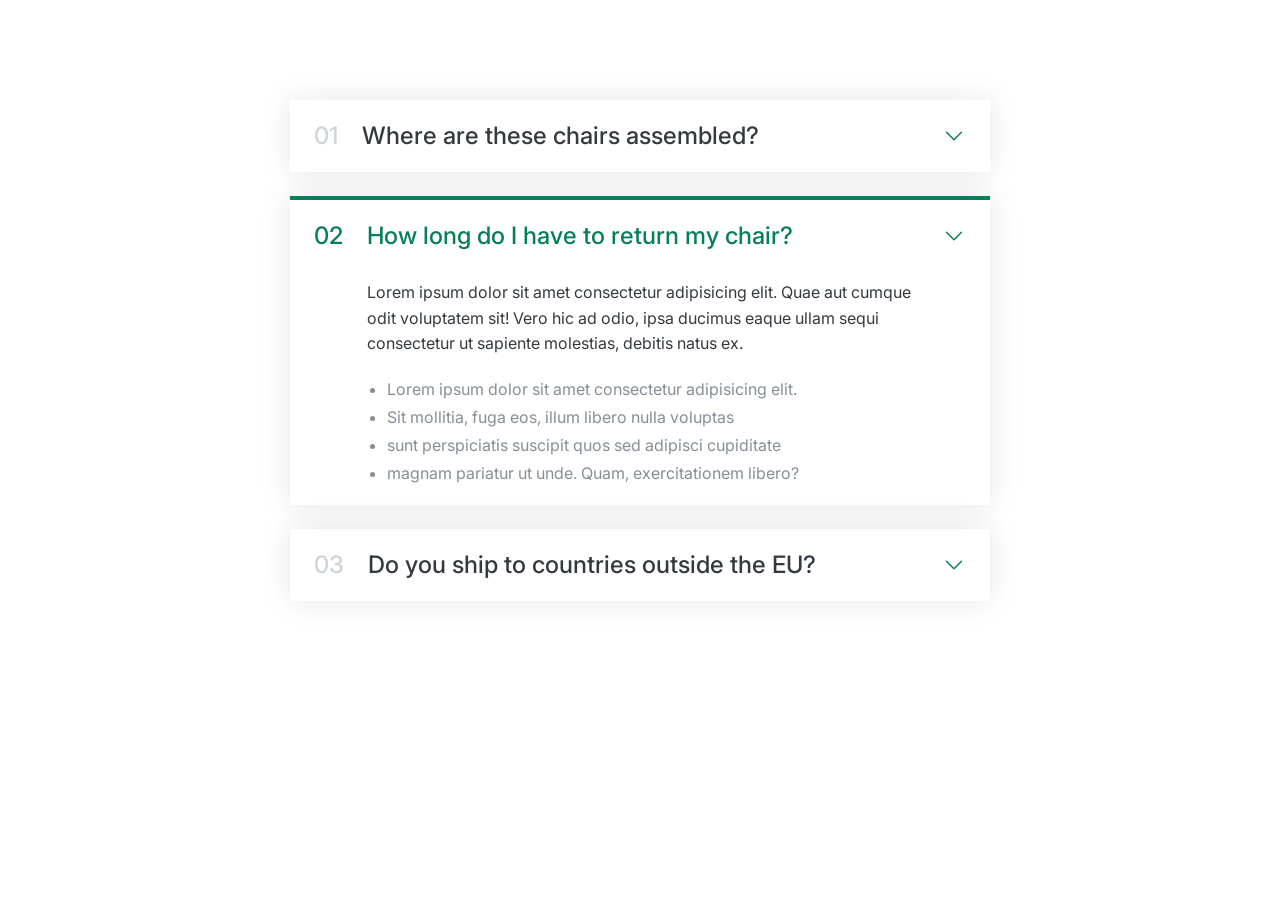
<file: 01. Accordian Component/index.html>
<!doctype html>
<html lang="en">
  <head>
    <meta charset="UTF-8" />
    <meta name="viewport" content="width=device-width, initial-scale=1.0" />
    <link rel="stylesheet" href="style.css" />
    <title>Accordian Component</title>
  </head>
  <body>
    <div class="accordian">
      <div class="item">
        <p class="number">01</p>
        <p class="text">Where are these chairs assembled?</p>
        <svg
          xmlns="http://www.w3.org/2000/svg"
          fill="none"
          viewBox="0 0 24 24"
          stroke-width="1.5"
          stroke="currentColor"
          class="icon"
        >
          <path
            stroke-linecap="round"
            stroke-linejoin="round"
            d="m19.5 8.25-7.5 7.5-7.5-7.5"
          />
        </svg>
        <div class="hidden-box">
          <p>
            Lorem ipsum dolor sit amet consectetur adipisicing elit. Quae aut
            cumque odit voluptatem sit! Vero hic ad odio, ipsa ducimus eaque
            ullam sequi consectetur ut sapiente molestias, debitis natus ex.
          </p>
          <ul>
            <li>Lorem ipsum dolor sit amet consectetur adipisicing elit.</li>
            <li>Sit mollitia, fuga eos, illum libero nulla voluptas</li>
            <li>sunt perspiciatis suscipit quos sed adipisci cupiditate</li>
            <li>magnam pariatur ut unde. Quam, exercitationem libero?</li>
          </ul>
        </div>
      </div>
      <div class="item open">
        <p class="number">02</p>
        <p class="text">How long do I have to return my chair?</p>
        <svg
          xmlns="http://www.w3.org/2000/svg"
          fill="none"
          viewBox="0 0 24 24"
          stroke-width="1.5"
          stroke="currentColor"
          class="icon"
        >
          <path
            stroke-linecap="round"
            stroke-linejoin="round"
            d="m19.5 8.25-7.5 7.5-7.5-7.5"
          />
        </svg>
        <div class="hidden-box">
          <p>
            Lorem ipsum dolor sit amet consectetur adipisicing elit. Quae aut
            cumque odit voluptatem sit! Vero hic ad odio, ipsa ducimus eaque
            ullam sequi consectetur ut sapiente molestias, debitis natus ex.
          </p>
          <ul>
            <li>Lorem ipsum dolor sit amet consectetur adipisicing elit.</li>
            <li>Sit mollitia, fuga eos, illum libero nulla voluptas</li>
            <li>sunt perspiciatis suscipit quos sed adipisci cupiditate</li>
            <li>magnam pariatur ut unde. Quam, exercitationem libero?</li>
          </ul>
        </div>
      </div>
      <div class="item">
        <p class="number">03</p>
        <p class="text">Do you ship to countries outside the EU?</p>
        <svg
          xmlns="http://www.w3.org/2000/svg"
          fill="none"
          viewBox="0 0 24 24"
          stroke-width="1.5"
          stroke="currentColor"
          class="icon"
        >
          <path
            stroke-linecap="round"
            stroke-linejoin="round"
            d="m19.5 8.25-7.5 7.5-7.5-7.5"
          />
        </svg>
        <div class="hidden-box">
          <p>
            Lorem ipsum dolor sit amet consectetur adipisicing elit. Quae aut
            cumque odit voluptatem sit! Vero hic ad odio, ipsa ducimus eaque
            ullam sequi consectetur ut sapiente molestias, debitis natus ex.
          </p>
          <ul>
            <li>Lorem ipsum dolor sit amet consectetur adipisicing elit.</li>
            <li>Sit mollitia, fuga eos, illum libero nulla voluptas</li>
            <li>sunt perspiciatis suscipit quos sed adipisci cupiditate</li>
            <li>magnam pariatur ut unde. Quam, exercitationem libero?</li>
          </ul>
        </div>
      </div>
    </div>
  </body>
</html>
</file>
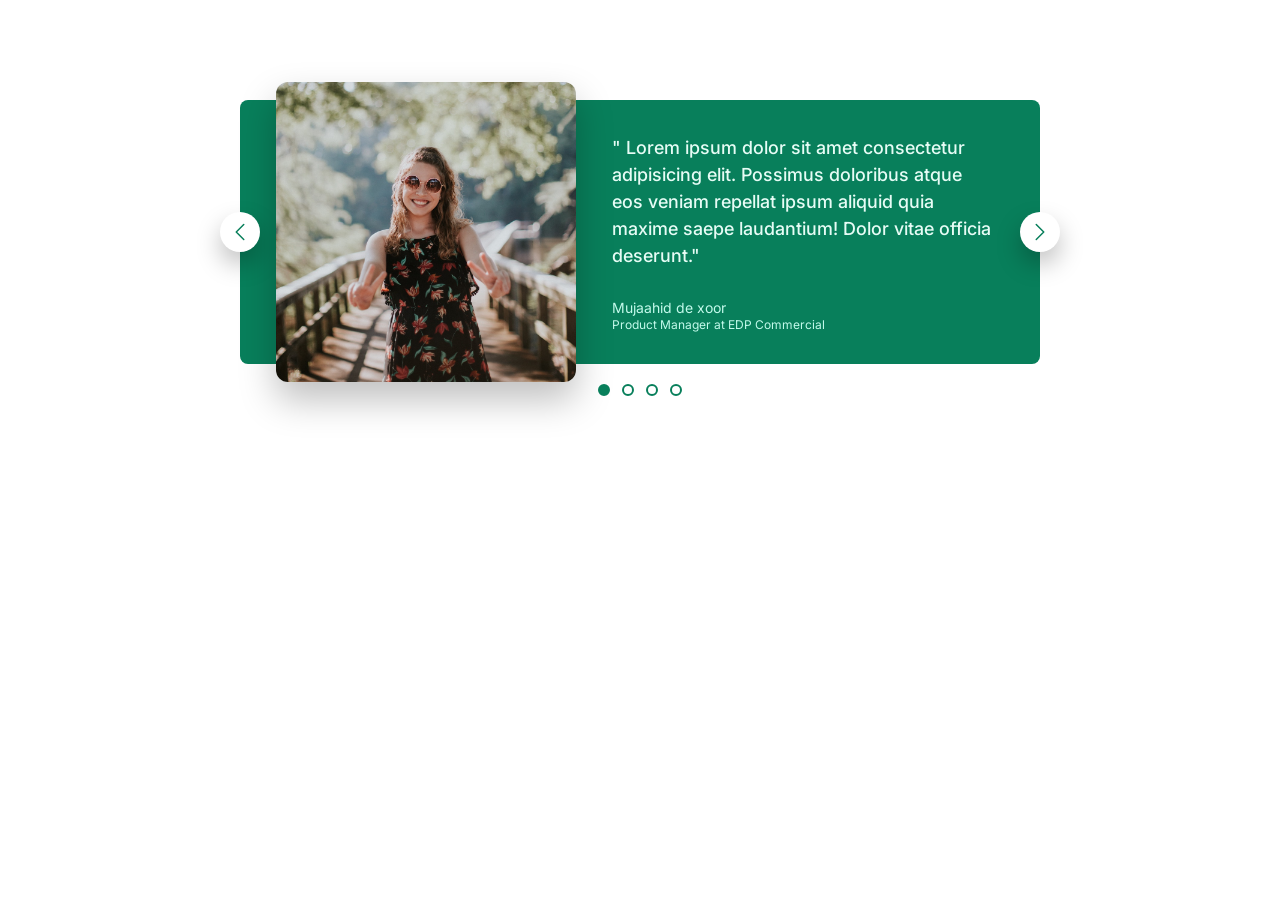
<file: 02. Carousel Component/index.html>
<!doctype html>
<html lang="en">
  <head>
    <meta charset="UTF-8" />
    <meta name="viewport" content="width=device-width, initial-scale=1.0" />
    <title>Carousel Component</title>
    <link rel="stylesheet" href="style.css" />
  </head>
  <body>
    <div class="carousel">
      <img src="maria.jpg" alt="" />

      <blockquote class="testimonial">
        <p class="testimonial-text">
          " Lorem ipsum dolor sit amet consectetur adipisicing elit. Possimus
          doloribus atque eos veniam repellat ipsum aliquid quia maxime saepe
          laudantium! Dolor vitae officia deserunt."
        </p>
        <p class="testimonial-author">Mujaahid de xoor</p>
        <p class="testimonial-job">Product Manager at EDP Commercial</p>
      </blockquote>

      <button class="btn btn--left">
        <svg
          xmlns="http://www.w3.org/2000/svg"
          fill="none"
          viewBox="0 0 24 24"
          stroke-width="1.5"
          stroke="currentColor"
          class="btn-icon"
        >
          <path
            stroke-linecap="round"
            stroke-linejoin="round"
            d="M15.75 19.5 8.25 12l7.5-7.5"
          />
        </svg>
      </button>
      <button class="btn btn--right">
        <svg
          xmlns="http://www.w3.org/2000/svg"
          fill="none"
          viewBox="0 0 24 24"
          stroke-width="1.5"
          stroke="currentColor"
          class="btn-icon"
        >
          <path
            stroke-linecap="round"
            stroke-linejoin="round"
            d="m8.25 4.5 7.5 7.5-7.5 7.5"
          />
        </svg>
      </button>

      <div class="dots">
        <button class="dot dot-fill">&nbsp;</button>
        <button class="dot">&nbsp;</button>
        <button class="dot">&nbsp;</button>
        <button class="dot">&nbsp;</button>
      </div>
    </div>
  </body>
</html>
</file>
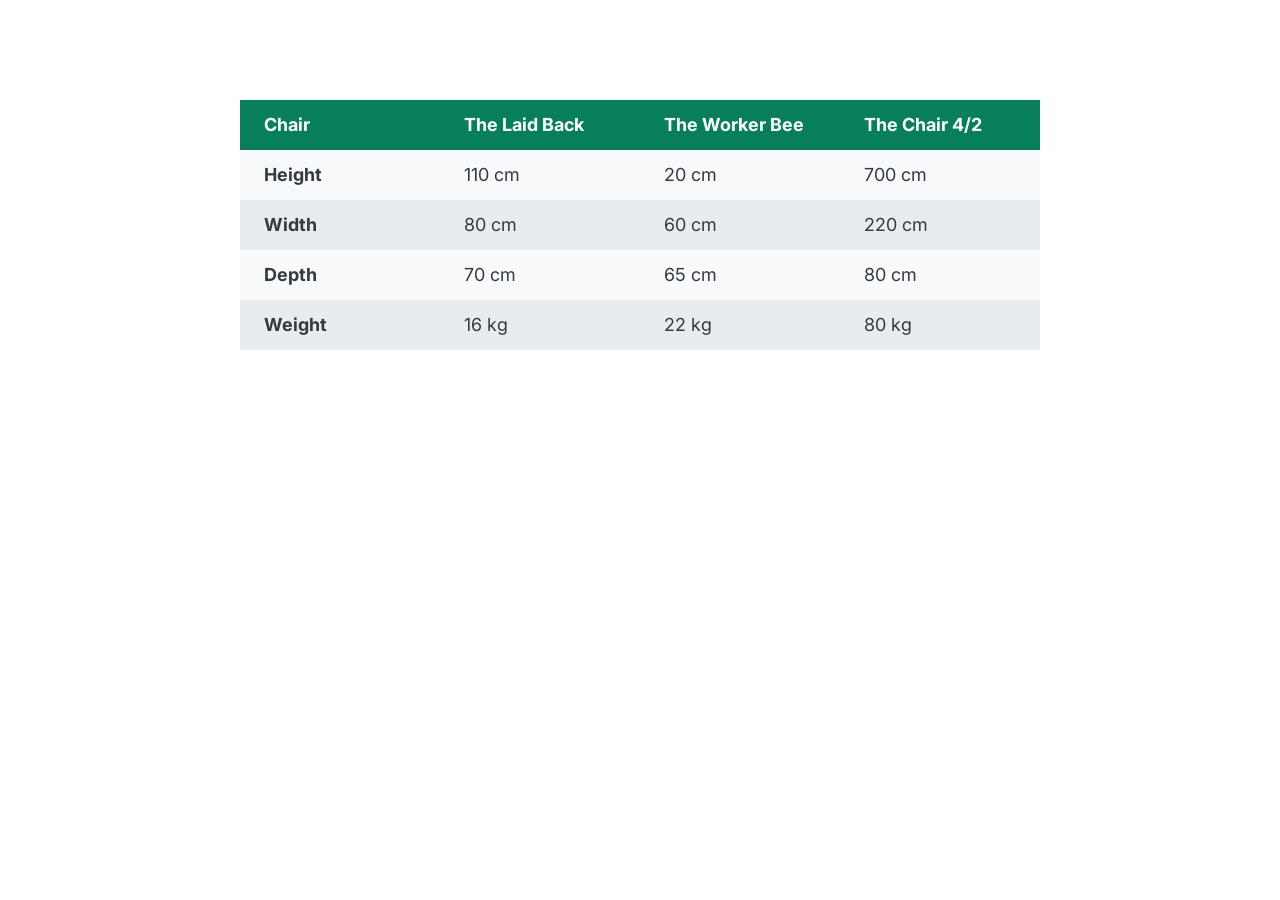
<file: 03. Table Component/index.html>
<!DOCTYPE html>
<html lang="en">
<head>
  <meta charset="UTF-8">
  <meta name="viewport" content="width=device-width, initial-scale=1.0">
  <title>Table Component</title>
  <link rel="stylesheet" href="style.css">
</head>
<body>
  <table>
    <thead>
      <tr>
        <th>Chair</th>
        <th>The Laid Back</th>
        <th>The Worker Bee</th>
        <th>The Chair 4/2</th>
      </tr>
    </thead>
    <tbody>
      <tr>
        <th>Height</th>
        <td>110 cm</td>
        <td>20 cm</td>
        <td>700 cm</td>
      </tr>
      <tr>
        <th>Width</th>
        <td>80 cm</td>
        <td>60 cm</td>
        <td>220 cm</td>
      </tr>
      <tr>
        <th>Depth</th>
        <td>70 cm</td>
        <td>65 cm</td>
        <td>80 cm</td>
      </tr>
      <tr>
        <th>Weight</th>
        <td>16 kg</td>
        <td>22 kg</td>
        <td>80 kg</td>
      </tr>
    </tbody>
  </table>
</body>
</html>
</file>
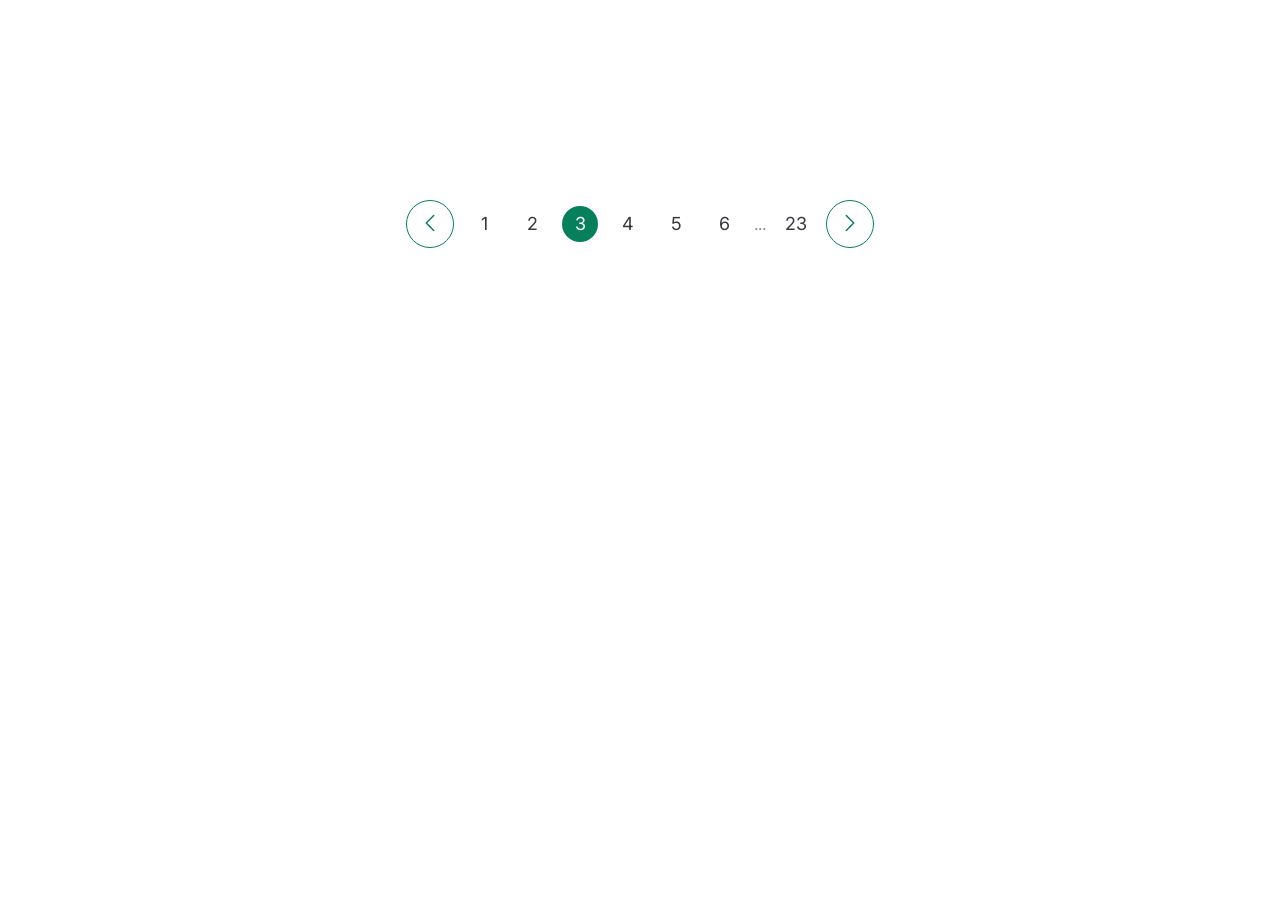
<file: 04. Pagination Component Mentor Version/index.html>
<!doctype html>
<html lang="en">
  <head>
    <meta charset="UTF-8" />
    <meta name="viewport" content="width=device-width, initial-scale=1.0" />
    <title>Pagination Component</title>
    <link rel="stylesheet" href="style.css">
  </head>
  <body>
    <div class="pagination">
      <button class="btn">
        <svg
          xmlns="http://www.w3.org/2000/svg"
          fill="none"
          viewBox="0 0 24 24"
          stroke-width="1.5"
          stroke="currentColor"
          class="btn-icon"
        >
          <path
            stroke-linecap="round"
            stroke-linejoin="round"
            d="M15.75 19.5 8.25 12l7.5-7.5"
          />
        </svg>
      </button>
      <a href="" class="page-link">1</a>
      <a href="" class="page-link">2</a>
      <a href="" class="page-link page-link--current">3</a>
      <a href="" class="page-link">4</a>
      <a href="" class="page-link">5</a>
      <a href="" class="page-link">6</a>
      <span class="dots">...</span>
      <a href="" class="page-link">23</a>

      <button class="btn">
        <svg
          xmlns="http://www.w3.org/2000/svg"
          fill="none"
          viewBox="0 0 24 24"
          stroke-width="1.5"
          stroke="currentColor"
          class="btn-icon"
        >
          <path
            stroke-linecap="round"
            stroke-linejoin="round"
            d="m8.25 4.5 7.5 7.5-7.5 7.5"
          />
        </svg>
      </button>
    </div>
  </body>
</html>
</file>
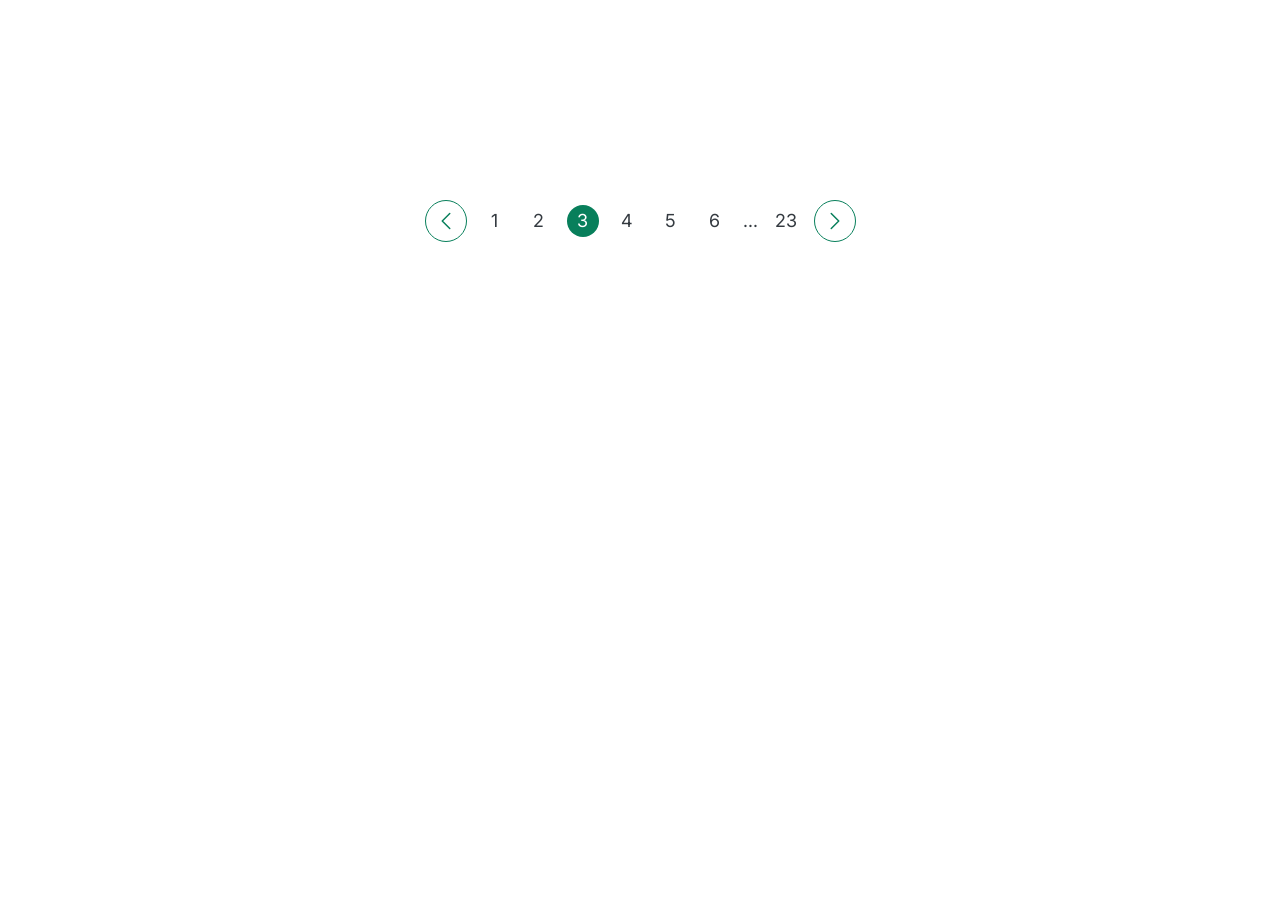
<file: 04. Pagination Component My Version/index.html>
<!doctype html>
<html lang="en">
  <head>
    <meta charset="UTF-8" />
    <meta name="viewport" content="width=device-width, initial-scale=1.0" />
    <title>Pagination Component</title>
    <link rel="stylesheet" href="style.css" />
  </head>
  <body>
    <div class="pagination-component">
      <div class="left-btn">
        <button class="btn btn--left">
          <svg
            xmlns="http://www.w3.org/2000/svg"
            fill="none"
            viewBox="0 0 24 24"
            stroke-width="1.5"
            stroke="currentColor"
            class="btn-icon"
          >
            <path
              stroke-linecap="round"
              stroke-linejoin="round"
              d="M15.75 19.5 8.25 12l7.5-7.5"
            />
          </svg>
        </button>
      </div>

      <div>
        <ul class="numbers">
          <li><a href="#" class="number">1</a></li>
          <li><a href="#" class="number">2</a></li>
          <li><a href="#" class="number active">3</a></li>
          <li><a href="#" class="number">4</a></li>
          <li><a href="#" class="number">5</a></li>
          <li><a href="#" class="number">6</a></li>
          <span class="dots">...</span>
          <li><a href="#" class="number">23</a></li>
        </ul>
      </div>
      <div class="right-btn">
        <button class="btn btn--right">
          <svg
            xmlns="http://www.w3.org/2000/svg"
            fill="none"
            viewBox="0 0 24 24"
            stroke-width="1.5"
            stroke="currentColor"
            class="btn-icon"
          >
            <path
              stroke-linecap="round"
              stroke-linejoin="round"
              d="m8.25 4.5 7.5 7.5-7.5 7.5"
            />
          </svg>
        </button>
      </div>
    </div>
  </body>
</html>
</file>
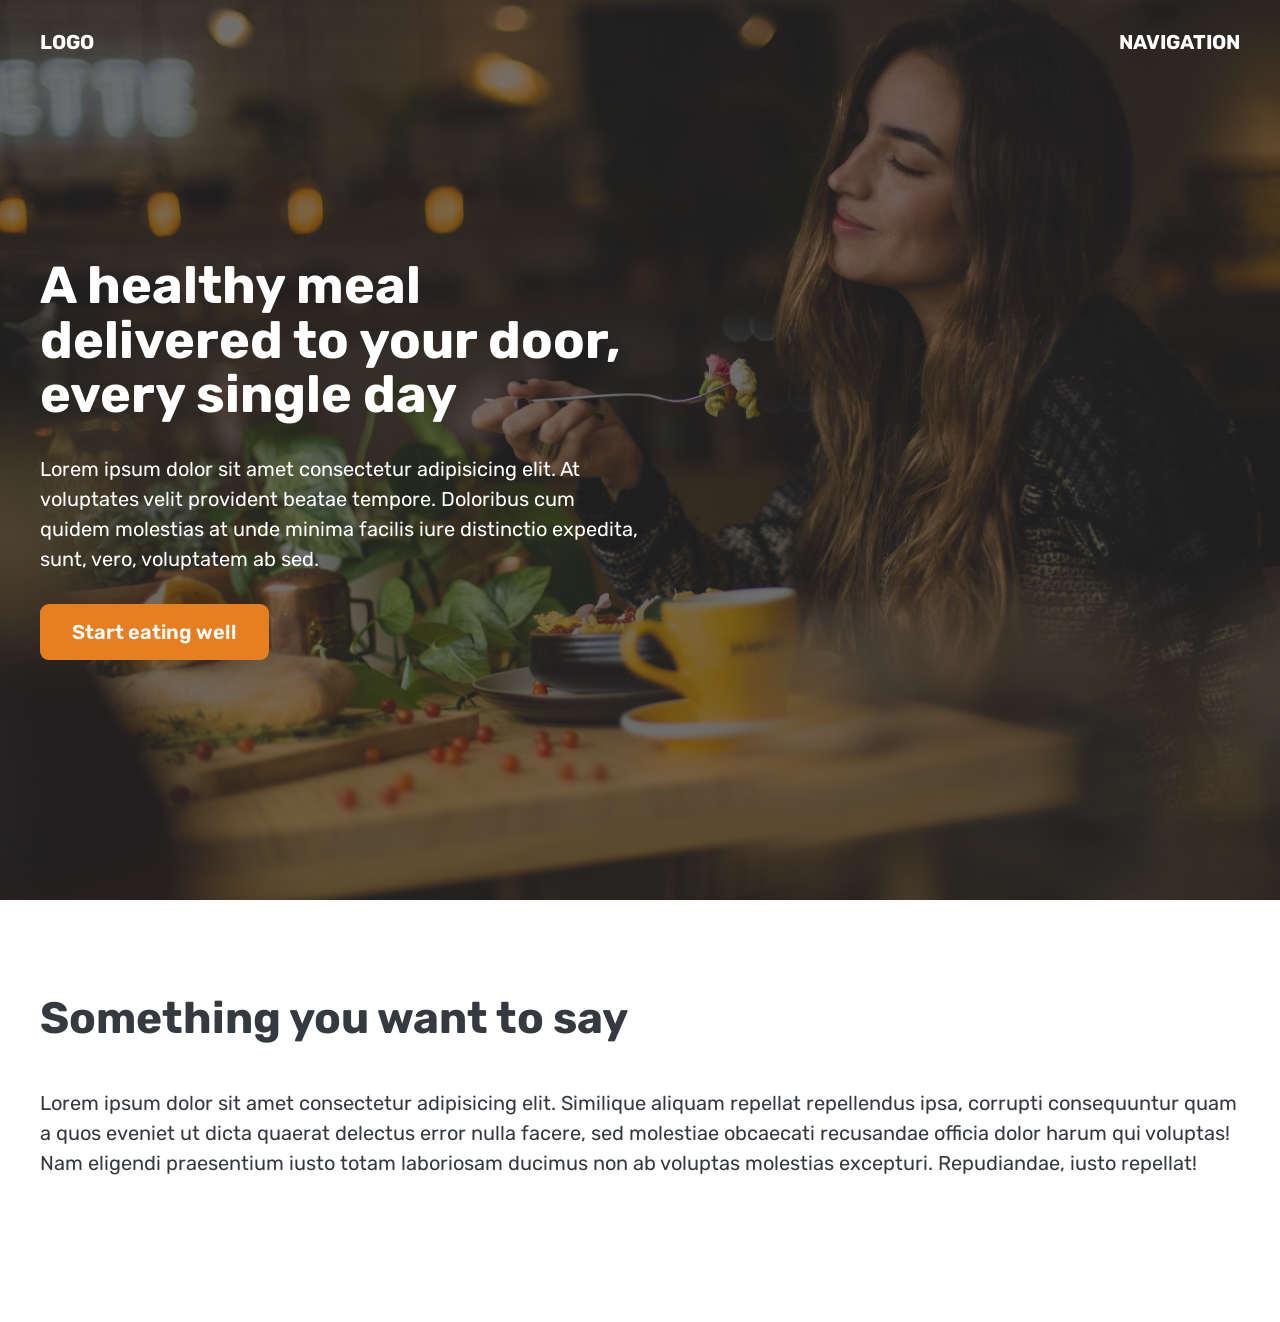
<file: 05. Building Hero Section/index.html>
<!doctype html>
<html lang="en">
  <head>
    <meta charset="UTF-8" />
    <meta name="viewport" content="width=device-width, initial-scale=1.0" />
    <link rel="stylesheet" href="style.css" />
    <title>Omnifood Hero Section</title>
  </head>
  <body>
    <header>
      <nav class="nav container">
        <div class="logo">LOGO</div>
        <div class="navigation">NAVIGATION</div>
      </nav>
      <div class="header-container">
        <div class="header-container-centred">
          <h1>A healthy meal delivered to your door, every single day</h1>
          <p>
            Lorem ipsum dolor sit amet consectetur adipisicing elit. At
            voluptates velit provident beatae tempore. Doloribus cum quidem
            molestias at unde minima facilis iure distinctio expedita, sunt,
            vero, voluptatem ab sed.
          </p>
          <a href="#" class="btn">Start eating well</a>
        </div>
      </div>
    </header>
    <section>
      <div class="container">
        <h2>Something you want to say</h2>
        <p>
          Lorem ipsum dolor sit amet consectetur adipisicing elit. Similique
          aliquam repellat repellendus ipsa, corrupti consequuntur quam a quos
          eveniet ut dicta quaerat delectus error nulla facere, sed molestiae
          obcaecati recusandae officia dolor harum qui voluptas! Nam eligendi
          praesentium iusto totam laboriosam ducimus non ab voluptas molestias
          excepturi. Repudiandae, iusto repellat!
        </p>
      </div>
    </section>
  </body>
</html>
</file>
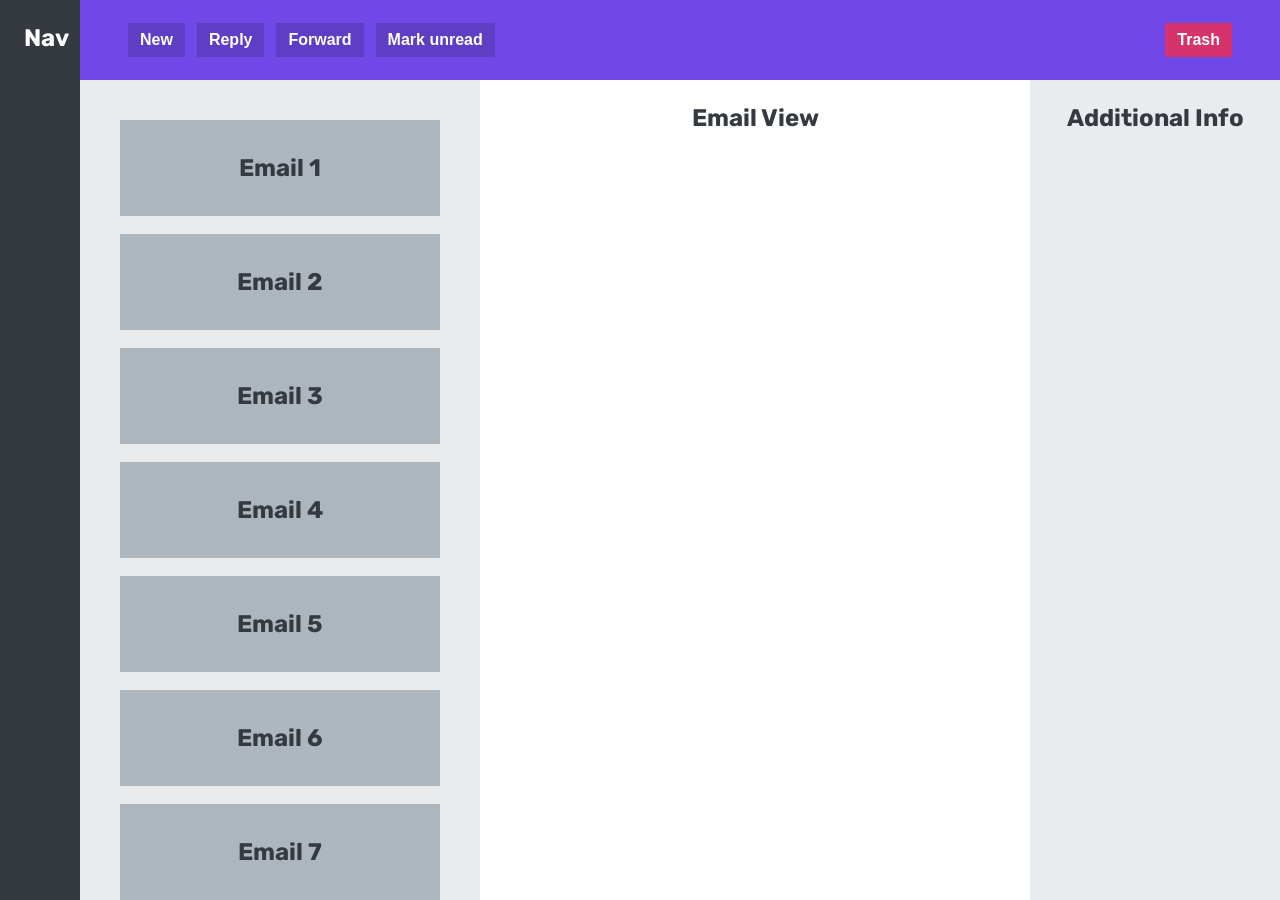
<file: 06. Web App Layout/index.html>
<!doctype html>
<html lang="en">
  <head>
    <meta charset="UTF-8" />
    <meta name="viewport" content="width=device-width, initial-scale=1.0" />
    <link rel="stylesheet" href="style.css" />
    <title>App Layout</title>
  </head>
  <body>
    <nav>Nav</nav>
    <menu>
      <button>New</button>
      <button>Reply</button>
      <button>Forward</button>
      <button>Mark unread</button>
      <button>Trash</button>
    </menu>
    <section>
      <div class="email">Email 1</div>
      <div class="email">Email 2</div>
      <div class="email">Email 3</div>
      <div class="email">Email 4</div>
      <div class="email">Email 5</div>
      <div class="email">Email 6</div>
      <div class="email">Email 7</div>
      <div class="email">Email 8</div>
      <div class="email">Email 9</div>
      <div class="email">Email 10</div>
    </section>
    <main>Email View</main>
    <aside>Additional Info</aside>
  </body>
</html>
</file>
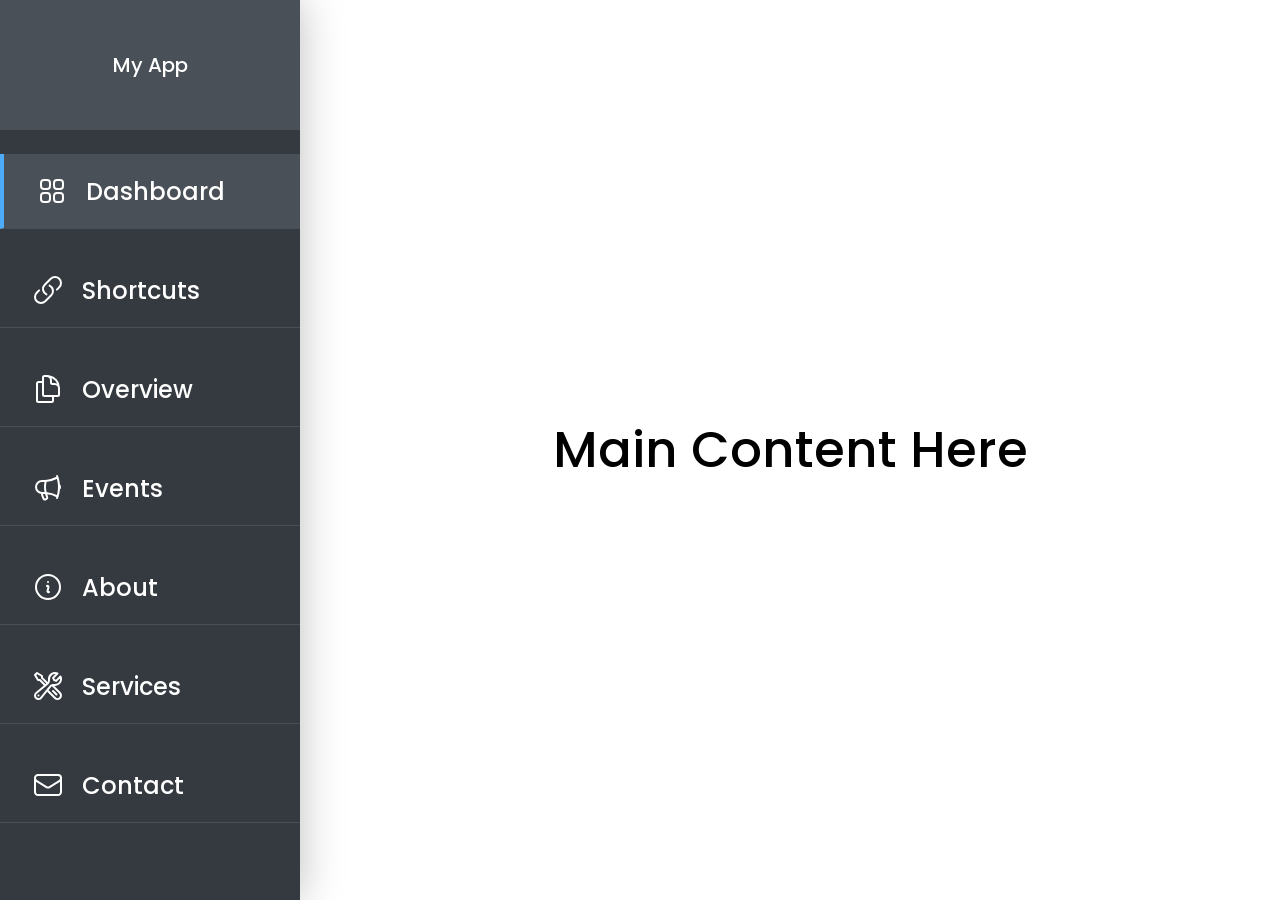
<file: 07. Sidebar/index.html>
<!doctype html>
<html lang="en">
  <head>
    <meta charset="UTF-8" />
    <meta name="viewport" content="width=device-width, initial-scale=1.0" />
    <link rel="stylesheet" href="style.css" />
    <title>Sidebar Project</title>
  </head>
  <body>
    <div class="container">
      <nav class="nav flex-column">
        <header>
          <p class="header-text">My App</p>
        </header>
        <div class="sidebar flex-column">
          <div class="sidebar-elements dashboard">
            <svg
              xmlns="http://www.w3.org/2000/svg"
              fill="none"
              viewBox="0 0 24 24"
              stroke-width="1.5"
              stroke="currentColor"
              class="icon"
            >
              <path
                stroke-linecap="round"
                stroke-linejoin="round"
                d="M3.75 6A2.25 2.25 0 0 1 6 3.75h2.25A2.25 2.25 0 0 1 10.5 6v2.25a2.25 2.25 0 0 1-2.25 2.25H6a2.25 2.25 0 0 1-2.25-2.25V6ZM3.75 15.75A2.25 2.25 0 0 1 6 13.5h2.25a2.25 2.25 0 0 1 2.25 2.25V18a2.25 2.25 0 0 1-2.25 2.25H6A2.25 2.25 0 0 1 3.75 18v-2.25ZM13.5 6a2.25 2.25 0 0 1 2.25-2.25H18A2.25 2.25 0 0 1 20.25 6v2.25A2.25 2.25 0 0 1 18 10.5h-2.25a2.25 2.25 0 0 1-2.25-2.25V6ZM13.5 15.75a2.25 2.25 0 0 1 2.25-2.25H18a2.25 2.25 0 0 1 2.25 2.25V18A2.25 2.25 0 0 1 18 20.25h-2.25A2.25 2.25 0 0 1 13.5 18v-2.25Z"
              />
            </svg>
            <p class="nav-text">Dashboard</p>
          </div>
          <div class="sidebar-elements">
            <svg
              xmlns="http://www.w3.org/2000/svg"
              fill="none"
              viewBox="0 0 24 24"
              stroke-width="1.5"
              stroke="currentColor"
              class="icon"
            >
              <path
                stroke-linecap="round"
                stroke-linejoin="round"
                d="M13.19 8.688a4.5 4.5 0 0 1 1.242 7.244l-4.5 4.5a4.5 4.5 0 0 1-6.364-6.364l1.757-1.757m13.35-.622 1.757-1.757a4.5 4.5 0 0 0-6.364-6.364l-4.5 4.5a4.5 4.5 0 0 0 1.242 7.244"
              />
            </svg>

            <p class="nav-text">Shortcuts</p>
          </div>
          <div class="sidebar-elements">
            <svg
              xmlns="http://www.w3.org/2000/svg"
              fill="none"
              viewBox="0 0 24 24"
              stroke-width="1.5"
              stroke="currentColor"
              class="icon"
            >
              <path
                stroke-linecap="round"
                stroke-linejoin="round"
                d="M15.75 17.25v3.375c0 .621-.504 1.125-1.125 1.125h-9.75a1.125 1.125 0 0 1-1.125-1.125V7.875c0-.621.504-1.125 1.125-1.125H6.75a9.06 9.06 0 0 1 1.5.124m7.5 10.376h3.375c.621 0 1.125-.504 1.125-1.125V11.25c0-4.46-3.243-8.161-7.5-8.876a9.06 9.06 0 0 0-1.5-.124H9.375c-.621 0-1.125.504-1.125 1.125v3.5m7.5 10.375H9.375a1.125 1.125 0 0 1-1.125-1.125v-9.25m12 6.625v-1.875a3.375 3.375 0 0 0-3.375-3.375h-1.5a1.125 1.125 0 0 1-1.125-1.125v-1.5a3.375 3.375 0 0 0-3.375-3.375H9.75"
              />
            </svg>
            <p class="nav-text">Overview</p>
          </div>
          <div class="sidebar-elements">
            <svg
              xmlns="http://www.w3.org/2000/svg"
              fill="none"
              viewBox="0 0 24 24"
              stroke-width="1.5"
              stroke="currentColor"
              class="icon"
            >
              <path
                stroke-linecap="round"
                stroke-linejoin="round"
                d="M10.34 15.84c-.688-.06-1.386-.09-2.09-.09H7.5a4.5 4.5 0 1 1 0-9h.75c.704 0 1.402-.03 2.09-.09m0 9.18c.253.962.584 1.892.985 2.783.247.55.06 1.21-.463 1.511l-.657.38c-.551.318-1.26.117-1.527-.461a20.845 20.845 0 0 1-1.44-4.282m3.102.069a18.03 18.03 0 0 1-.59-4.59c0-1.586.205-3.124.59-4.59m0 9.18a23.848 23.848 0 0 1 8.835 2.535M10.34 6.66a23.847 23.847 0 0 0 8.835-2.535m0 0A23.74 23.74 0 0 0 18.795 3m.38 1.125a23.91 23.91 0 0 1 1.014 5.395m-1.014 8.855c-.118.38-.245.754-.38 1.125m.38-1.125a23.91 23.91 0 0 0 1.014-5.395m0-3.46c.495.413.811 1.035.811 1.73 0 .695-.316 1.317-.811 1.73m0-3.46a24.347 24.347 0 0 1 0 3.46"
              />
            </svg>
            <p class="nav-text">Events</p>
          </div>
          <div class="sidebar-elements">
            <svg
              xmlns="http://www.w3.org/2000/svg"
              fill="none"
              viewBox="0 0 24 24"
              stroke-width="1.5"
              stroke="currentColor"
              class="icon"
            >
              <path
                stroke-linecap="round"
                stroke-linejoin="round"
                d="m11.25 11.25.041-.02a.75.75 0 0 1 1.063.852l-.708 2.836a.75.75 0 0 0 1.063.853l.041-.021M21 12a9 9 0 1 1-18 0 9 9 0 0 1 18 0Zm-9-3.75h.008v.008H12V8.25Z"
              />
            </svg>

            <p class="nav-text">About</p>
          </div>
          <div class="sidebar-elements">
            <svg
              xmlns="http://www.w3.org/2000/svg"
              fill="none"
              viewBox="0 0 24 24"
              stroke-width="1.5"
              stroke="currentColor"
              class="icon"
            >
              <path
                stroke-linecap="round"
                stroke-linejoin="round"
                d="M11.42 15.17 17.25 21A2.652 2.652 0 0 0 21 17.25l-5.877-5.877M11.42 15.17l2.496-3.03c.317-.384.74-.626 1.208-.766M11.42 15.17l-4.655 5.653a2.548 2.548 0 1 1-3.586-3.586l6.837-5.63m5.108-.233c.55-.164 1.163-.188 1.743-.14a4.5 4.5 0 0 0 4.486-6.336l-3.276 3.277a3.004 3.004 0 0 1-2.25-2.25l3.276-3.276a4.5 4.5 0 0 0-6.336 4.486c.091 1.076-.071 2.264-.904 2.95l-.102.085m-1.745 1.437L5.909 7.5H4.5L2.25 3.75l1.5-1.5L7.5 4.5v1.409l4.26 4.26m-1.745 1.437 1.745-1.437m6.615 8.206L15.75 15.75M4.867 19.125h.008v.008h-.008v-.008Z"
              />
            </svg>
            <p class="nav-text">Services</p>
          </div>
          <div class="sidebar-elements">
            <svg
              xmlns="http://www.w3.org/2000/svg"
              fill="none"
              viewBox="0 0 24 24"
              stroke-width="1.5"
              stroke="currentColor"
              class="icon"
            >
              <path
                stroke-linecap="round"
                stroke-linejoin="round"
                d="M21.75 6.75v10.5a2.25 2.25 0 0 1-2.25 2.25h-15a2.25 2.25 0 0 1-2.25-2.25V6.75m19.5 0A2.25 2.25 0 0 0 19.5 4.5h-15a2.25 2.25 0 0 0-2.25 2.25m19.5 0v.243a2.25 2.25 0 0 1-1.07 1.916l-7.5 4.615a2.25 2.25 0 0 1-2.36 0L3.32 8.91a2.25 2.25 0 0 1-1.07-1.916V6.75"
              />
            </svg>
            <p class="nav-text">Contact</p>
          </div>
        </div>
      </nav>
      <main>Main Content Here</main>
    </div>
  </body>
</html>
</file>
<file: 01. Accordian Component/style.css>
@import url("https://fonts.googleapis.com/css2?family=Inter:ital,opsz,wght@0,14..32,100..900;1,14..32,100..900&display=swap");

/*
MAIN COLOR: #087f5b
GREY COLOR: #343a40
 */

* {
  margin: 0;
  padding: 0;
  box-sizing: border-box;
}

body {
  font-family: "Inter", sans-serif;
  color: #343a40;
  line-height: 1;
}

.accordian {
  width: 700px;
  margin: 100px auto;
  display: flex;
  flex-direction: column;
  gap: 24px;
}

.item {
  display: grid;
  grid-template-columns: auto 1fr auto;
  column-gap: 24px;
  row-gap: 32px;
  padding: 24px;
  box-shadow: 0 0 32px rgba(0, 0, 0, 0.1);
}

.open {
  border-top: 4px solid #087f5b;
}

.open .number,
.open .text {
  color: #087f5b;
}

.open .hidden-box {
  display: block;
}

.number {
  color: #ced4da;
}

.number,
.text {
  font-size: 24px;
  font-weight: 500;
  /* color: #087f5b; */
}
.icon {
  width: 24px;
  height: 24px;
  stroke: #087f5b;
}

.hidden-box {
  grid-column: 2;
  display: none;
}

.hidden-box p {
  line-height: 1.6;
  margin-bottom: 24px;
}

.hidden-box ul {
  display: flex;
  flex-direction: column;
  gap: 12px;
  color: #868e96;
  margin-left: 20px;
}
</file>
<file: 02. Carousel Component/style.css>
@import url("https://fonts.googleapis.com/css2?family=Inter:ital,opsz,wght@0,14..32,100..900;1,14..32,100..900&display=swap");

/*
MAIN COLOR: #087f5b
GREY COLOR: #343a40
 */

* {
  margin: 0;
  padding: 0;
  box-sizing: border-box;
}

body {
  font-family: "Inter", sans-serif;
  color: #343a40;
  line-height: 1;
}

.carousel {
  width: 800px;
  margin: 100px auto;
  background-color: #087f5b;
  /* padding: 32px;
  padding-left: 86px;
  padding-right: 48px; */
  /* clkwise T    R    B    L */
  padding: 32px 48px 32px 86px;
  border-radius: 8px;

  display: flex;
  align-items: center;
  gap: 86px;
  position: relative;
}

img {
  height: 200px;
  border-radius: 8px;
  transform: scale(1.5);
  box-shadow: 0 12px 24px rgba(0, 0, 0, 0.25);
}

.testimonial-text {
  font-size: 18px;
  font-weight: 500;
  line-height: 1.5;
  margin-bottom: 32px;
  color: #e6fcf5;
}
.testimonial-author {
  font-size: 14px;
  margin-bottom: 4px;
  color: #c3faeb;
}
.testimonial-job {
  font-size: 12px;
  color: #c3faeb;
}

/* CONTROLS */

.btn {
  background-color: #fff;
  border: none;
  height: 40px;
  width: 40px;
  position: absolute;
  border-radius: 50%;

  display: flex;
  align-items: center;
  justify-content: center;
  box-shadow: 0 12px 24px rgba(0, 0, 0, 0.25);
  top: 50%;
}

.btn--left {
  left: 0;
  transform: translate(-50%, -50%);
}

.btn--right {
  right: 0;
  transform: translate(50%, -50%);
}

.btn-icon {
  width: 24px;
  height: 24px;
  stroke: #087f5b;
}

.dots {
  position: absolute;
  left: 50%;
  transform: translate(-50%, 32px);
  bottom: 0;

  display: flex;
  gap: 12px;
}

.dot {
  height: 12px;
  width: 12px;
  border: 2px solid #087f5b;
  background-color: #fff;
  border-radius: 50%;
  cursor: pointer;
}

.dot-fill {
  background-color: #087f5b;
}
</file>
<file: 03. Table Component/style.css>
@import url("https://fonts.googleapis.com/css2?family=Inter:ital,opsz,wght@0,14..32,100..900;1,14..32,100..900&display=swap");

/*
MAIN COLOR: #087f5b
GREY COLOR: #343a40
 */

* {
  margin: 0;
  padding: 0;
  box-sizing: border-box;
}

body {
  font-family: "Inter", sans-serif;
  color: #343a40;
  line-height: 1;

  display: flex;
  justify-content: center;
}

table{
  width: 800px;
  margin-top: 100px;
  font-size: 18px;
  /* border: 1px solid #343a40; */
  border-collapse: collapse;
}

th, td{
  /* border: 1px solid #343a40; */
  padding: 16px 24px;
  text-align: left;
}

thead tr{
  background-color: #087f5b;
  color: #fff ;
}

thead th{
  width: 25%;
}

tbody tr:nth-child(odd){
  background-color: #f8f9fa;
}
tbody tr:nth-child(even){
  background-color: #e9ecef;
}
</file>
<file: 04. Pagination Component Mentor Version/style.css>
@import url("https://fonts.googleapis.com/css2?family=Inter:ital,opsz,wght@0,14..32,100..900;1,14..32,100..900&display=swap");

/*
MAIN COLOR: #087f5b
GREY COLOR: #343a40
 */

* {
  margin: 0;
  padding: 0;
  box-sizing: border-box;
}

body {
  font-family: "Inter", sans-serif;
  color: #343a40;
  line-height: 1;
  display: flex;
  justify-content: center;
}

.pagination {
  display: flex;
  align-items: center;
  gap: 12px;
  margin-top: 200px;
}

.page-link:link,
.page-link:visited {
  font-size: 18px;
  color: #343a40;
  text-decoration: none;
  height: 36px;
  width: 36px;
  border-radius: 50%;
  display: flex;
  align-items: center;
  justify-content: center;
}
.page-link:hover,
.page-link:active {
  background-color: #087f5b;
  color: #fff;
}


/* And selector */
.page-link.page-link--current {
  background-color: #087f5b;
  color: #fff;
}

.btn {
  height: 48px;
  width: 48px;
  border: 1px solid #087f5b;
  border-radius: 50%;
  background: none;
}

.btn:hover {
  background-color: #087f5b;
}

.btn:hover .btn-icon {
  stroke: #fff;
}

.btn-icon {
  height: 24px;
  width: 24px;
  stroke: #087f5b;
}

.dots {
  color: #868e96;
}
</file>
<file: 04. Pagination Component My Version/style.css>
@import url("https://fonts.googleapis.com/css2?family=Inter:ital,opsz,wght@0,14..32,100..900;1,14..32,100..900&display=swap");

/*
MAIN COLOR: #087f5b
GREY COLOR: #343a40
 */

* {
  margin: 0;
  padding: 0;
  box-sizing: border-box;
}

body {
  font-family: "Inter", sans-serif;
  color: #343a40;
  line-height: 1;
}

.pagination-component {
  width: 300px;
  margin: 200px auto;
  display: flex;
  align-items: center;
  justify-content: center;
  font-size: 18px;
  gap: 12px;
}

.numbers {
  display: flex;
  align-items: center;
  gap: 12px;
}

.numbers a {
  text-decoration: none;
  color: #343a40;
}

.numbers li {
  list-style-type: none;
}

.numbers li .active {
  background-color: #087f5b;
  color: #fff;
}

.number {
  display: flex;
  align-items: center;
  justify-content: center;
  width: 32px;
  height: 32px;
  border-radius: 50%;
  cursor: pointer;
}

.number:hover {
  background-color: #087f5b;
  color: #fff;
}

.btn {
  display: flex;
  align-items: center;
  justify-content: center;
  width: 42px;
  height: 42px;
  border: none;
  border: 1px solid #087f5b;
  border-radius: 50%;
  background-color: #fff;
}

.btn-icon {
  height: 24px;
  width: 24px;
  display: flex;
  align-items: center;
  border: none;
  stroke: #087f5b;
}

.btn:hover {
  background-color: #087f5b;
  cursor: pointer;
}

.btn:hover .btn-icon {
  stroke: #fff;
}
</file>
<file: 05. Building Hero Section/style.css>
@import url("https://fonts.googleapis.com/css2?family=Rubik:ital,wght@0,300..900;1,300..900&display=swap");

/*
MAIN COLOR: #087f5b
GREY COLOR: #343a40
 */

* {
  margin: 0;
  padding: 0;
  box-sizing: border-box;
}

body {
  font-family: "Rubik", sans-serif;
  color: #343a40;
  line-height: 1;
}

.container {
  margin: 0 auto;
  width: 1200px;
}

header {
  position: relative;
  height: 100vh;
  background-image:
    linear-gradient(rgba(34, 34, 34, 0.6), rgba(34, 34, 34, 0.6)), url(hero.jpg);
  background-size: cover;
  color: #fff;
}

.header-container {
  position: absolute;
  top: 50%;
  left: 50%;
  transform: translate(-50%, -50%);
  width: 1200px;
}

.header-container-centred {
  width: 50%;
}

.nav {
  display: flex;
  justify-content: space-between;
  align-items: center;
  font-size: 20px;
  font-weight: 700;
  padding-top: 32px;
}

h1 {
  font-size: 52px;
  margin-bottom: 32px;
  line-height: 1.05;
}

p {
  font-size: 20px;
  margin-bottom: 48px;
  line-height: 1.5;
}

.btn:link,
.btn:visited {
  font-size: 20px;
  background-color: #e67e22;
  color: #fff;
  padding: 16px 32px;
  text-decoration: none;
  font-weight: 600;
  border-radius: 9px;
}

h2 {
  font-size: 44px;
  margin-bottom: 48px;
}

section {
  padding: 96px 0;
}
</file>
<file: 06. Web App Layout/style.css>
@import url("https://fonts.googleapis.com/css2?family=Rubik:ital,wght@0,300..900;1,300..900&display=swap");

/*
MAIN COLOR: #087f5b
GREY COLOR: #343a40
 */

* {
  margin: 0;
  padding: 0;
  box-sizing: border-box;
}

body {
  font-family: "Rubik", sans-serif;
  color: #343a40;
  font-size: 24px;
  height: 100vh;
  text-align: center;
  font-weight: 700;

  display: grid;
  grid-template-columns: 80px 400px 1fr 250px;
  grid-template-rows: 80px 1fr;
}

nav,
section,
aside,
main {
  padding: 24px;
}

nav {
  background-color: #343a40;
  color: #fff;
  grid-row: 1 / -1;
}

menu {
  background-color: #7048e8;
  color: #fff;
  grid-column: 2 / -1;

  display: flex;
  align-items: center;
  gap: 12px;
  padding: 0 48px;
}

button {
  display: inline-block;
  font-size: 16px;
  font-weight: 700;
  background-color: #5f3dc4;
  border: none;
  cursor: pointer;
  color: #fff;
  padding: 8px 12px;
}

button:last-child {
  background-color: #d6336c;
  margin-left: auto;
}

section {
  background-color: #e9ecef;
  padding: 40px;

  /* Content walbo oo oo vh ka weenaado scroll oo u sameena hadoo flexbox yhy sheeyga scroll-ka loo sameenaayo waa in laga dhigaa flex-shrink: 1 to flex-shrink: 0; haddii kale items-ka oo shrink ku sameenaa instead oo scroll u sameen lahaa */
  overflow: scroll;

  display: flex;
  flex-direction: column;
  gap: 18px;
}

.email {
  background-color: #adb5bd;
  height: 96px;

  /* Sababta loogu dhigay 0 section part-iga aa kusoo sharxay */
  flex-shrink: 0;

  display: flex;
  justify-content: center;
  align-items: center;
}

aside {
  background-color: #e9ecef;
}
</file>
<file: 07. Sidebar/style.css>
@import url("https://fonts.googleapis.com/css2?family=Poppins:ital,wght@0,100;0,200;0,300;0,400;0,500;0,600;0,700;0,800;0,900;1,100;1,200;1,300;1,400;1,500;1,600;1,700;1,800;1,900&family=Rubik:ital,wght@0,300..900;1,300..900&display=swap");

* {
  margin: 0;
  padding: 0;
  box-sizing: border-box;
}

body {
  font-family: "Poppins", sans-serif;
  font-weight: 500;
}

.container {
  height: 100vh;
  display: grid;
  grid-template-columns: 300px 1fr;
}

.flex-column {
  display: flex;
  flex-direction: column;
  gap: 24px;
}

.nav {
  background-color: #343a40;
  color: #fff;
  box-shadow: 0 0 40px rgba(0, 0, 0, 0.26);
}

header {
  background-color: #495057;
  padding: 50px 0;
  text-align: center;
  font-size: 20px;
}

.sidebar-elements {
  display: flex;
  align-items: center;
  gap: 18px;
  width: 100%;
  height: 75px;
  /* margin: 5px 0 0 32px; */
  padding: 12px 32px;
  border-bottom: 1px solid #495057;
  transition: 0.2s ease;
}

.dashboard {
  background-color: #495057;
  border-left: 4px solid #4dabf7;
}

.sidebar-elements:hover {
  background-color: #495057;
  cursor: pointer;
}

.nav-text {
  font-size: 24px;
}

.icon {
  width: 32px;
  height: 32px;
  stroke: #fff;
}

main {
  display: flex;
  justify-content: center;
  align-items: center;
  font-size: 50px;
}
</file>
